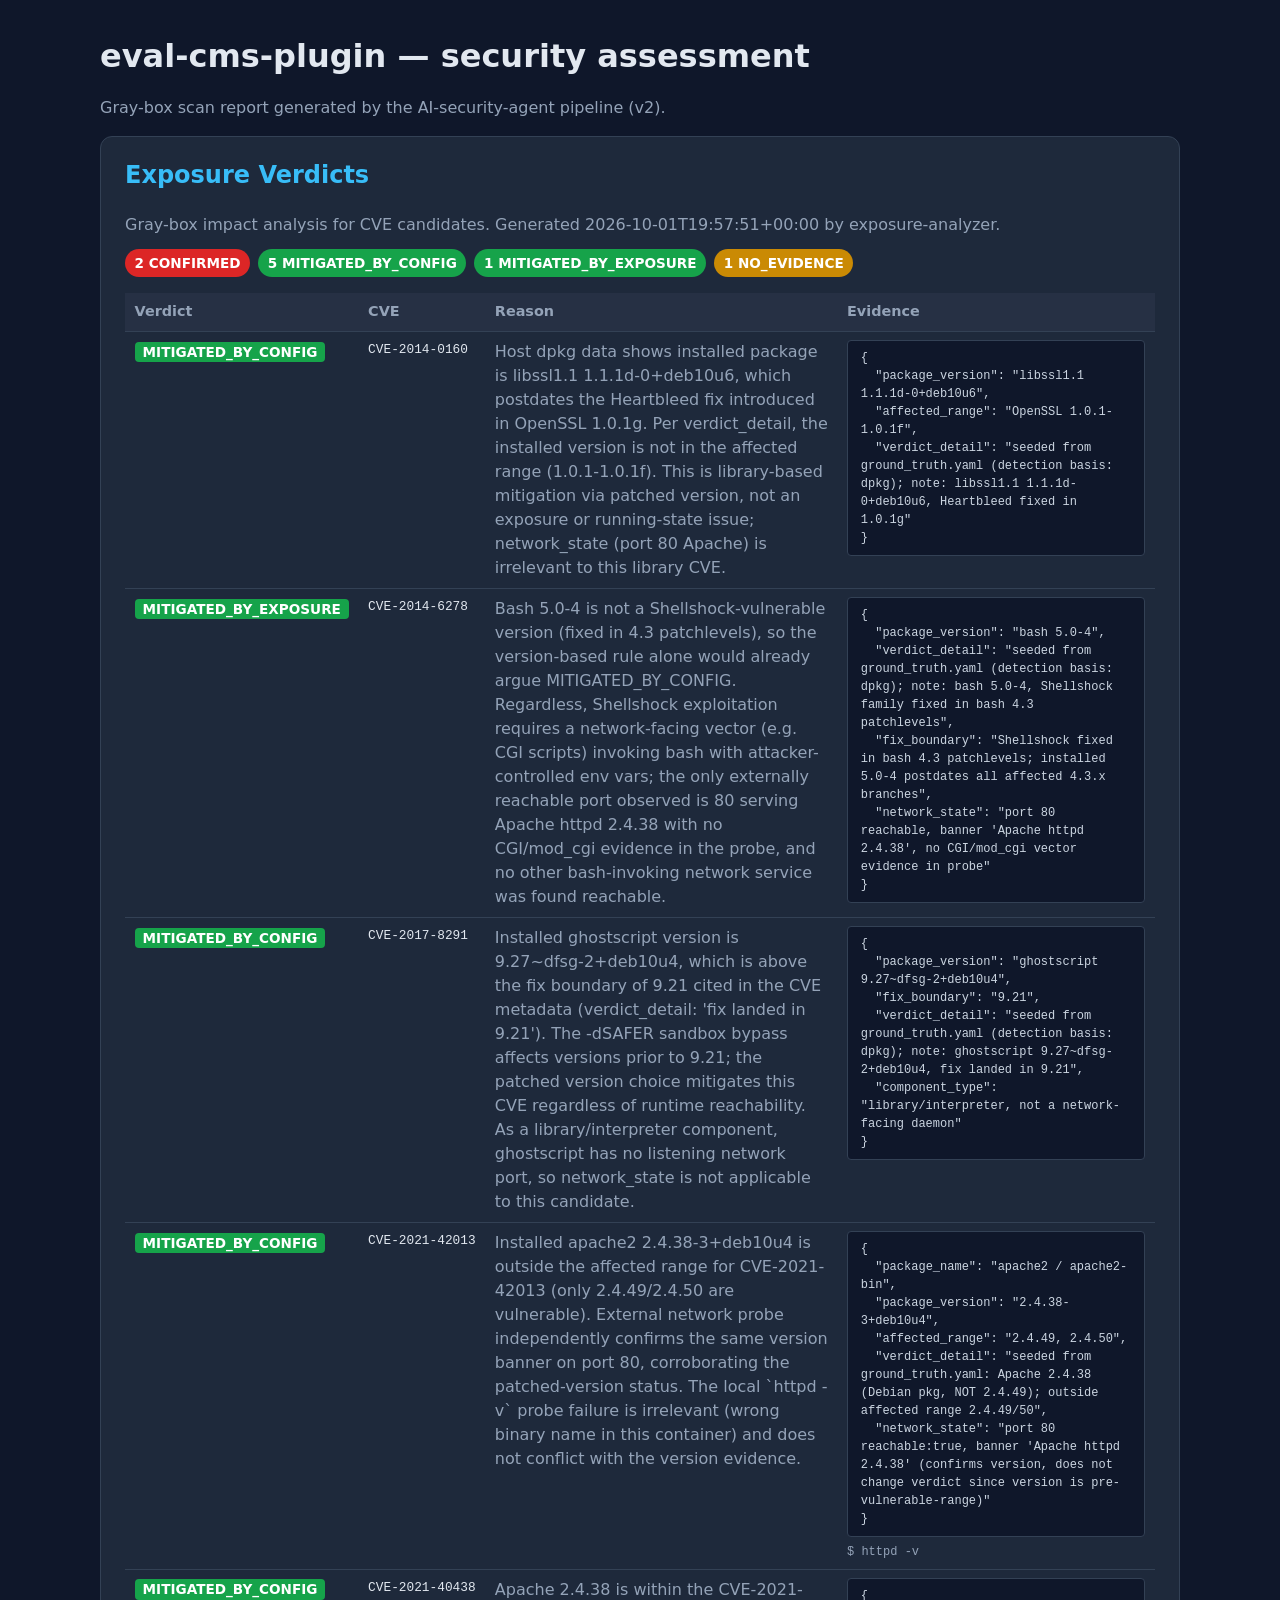
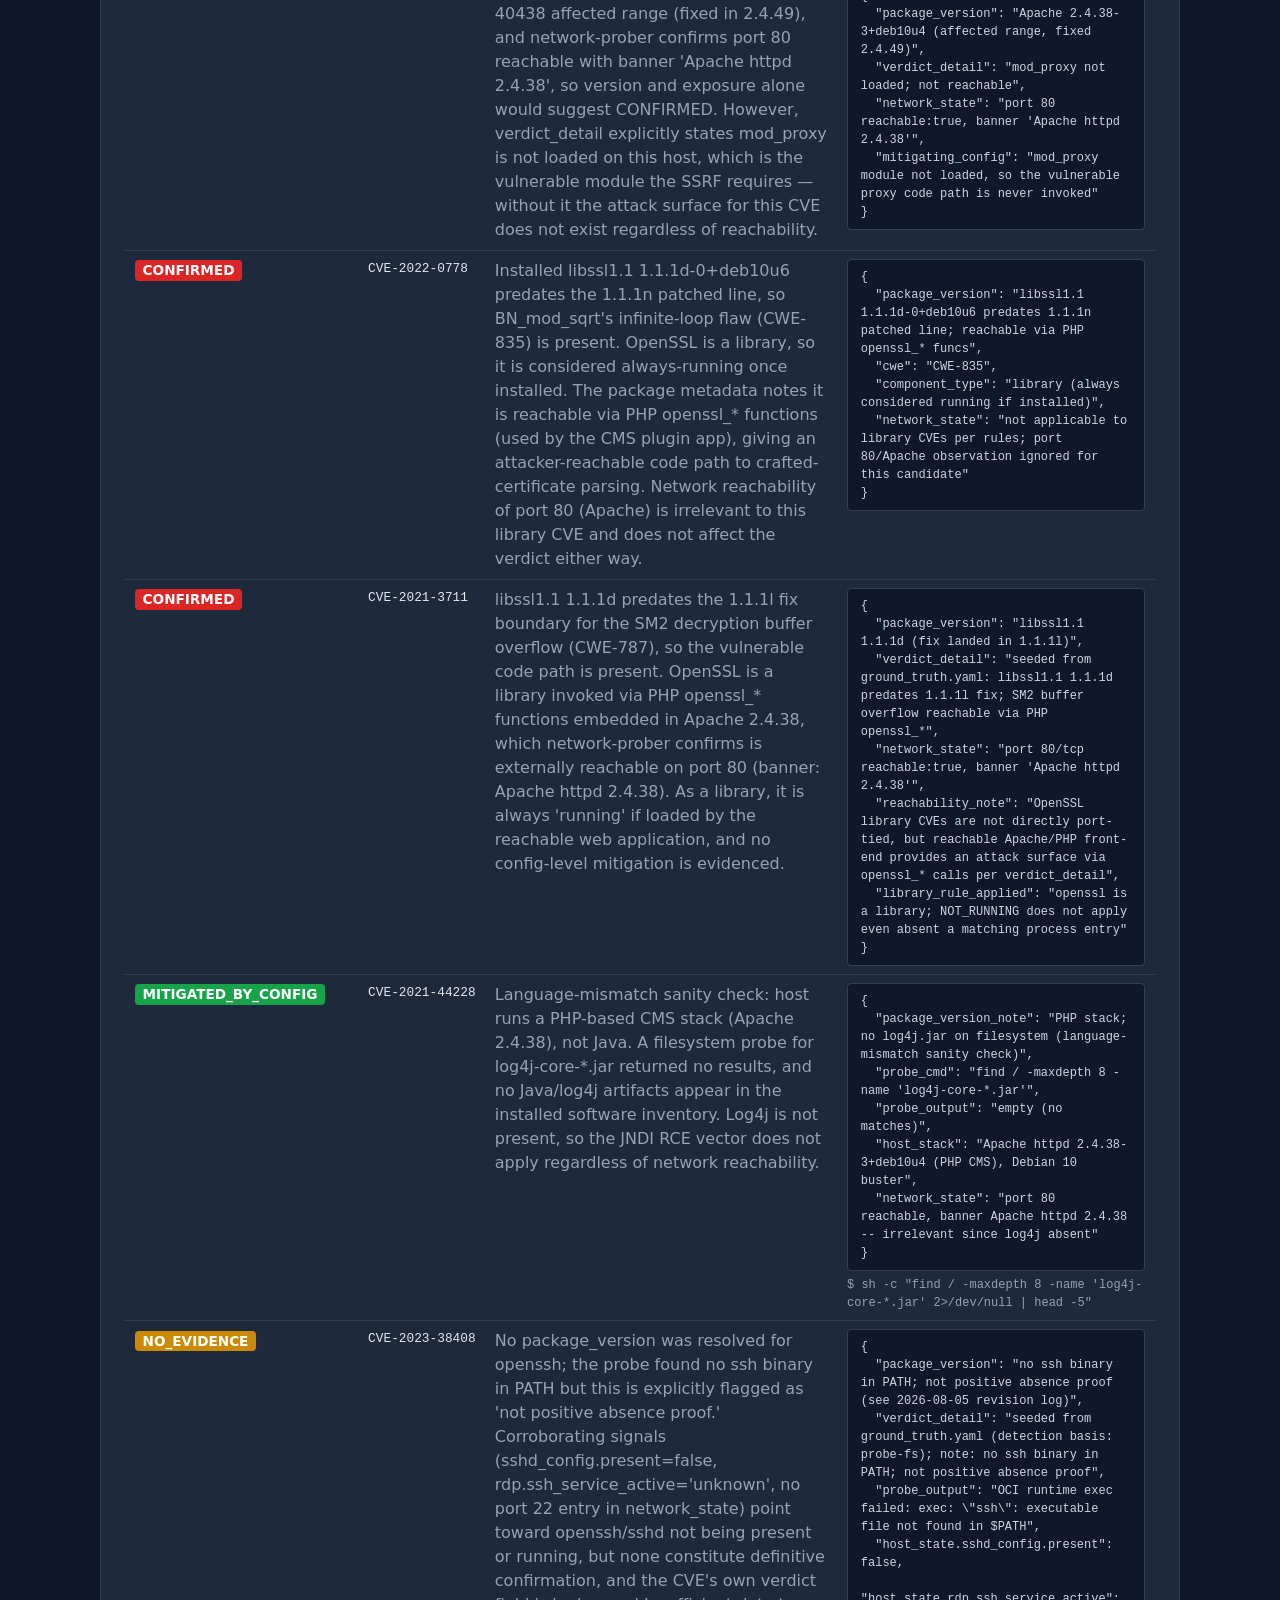
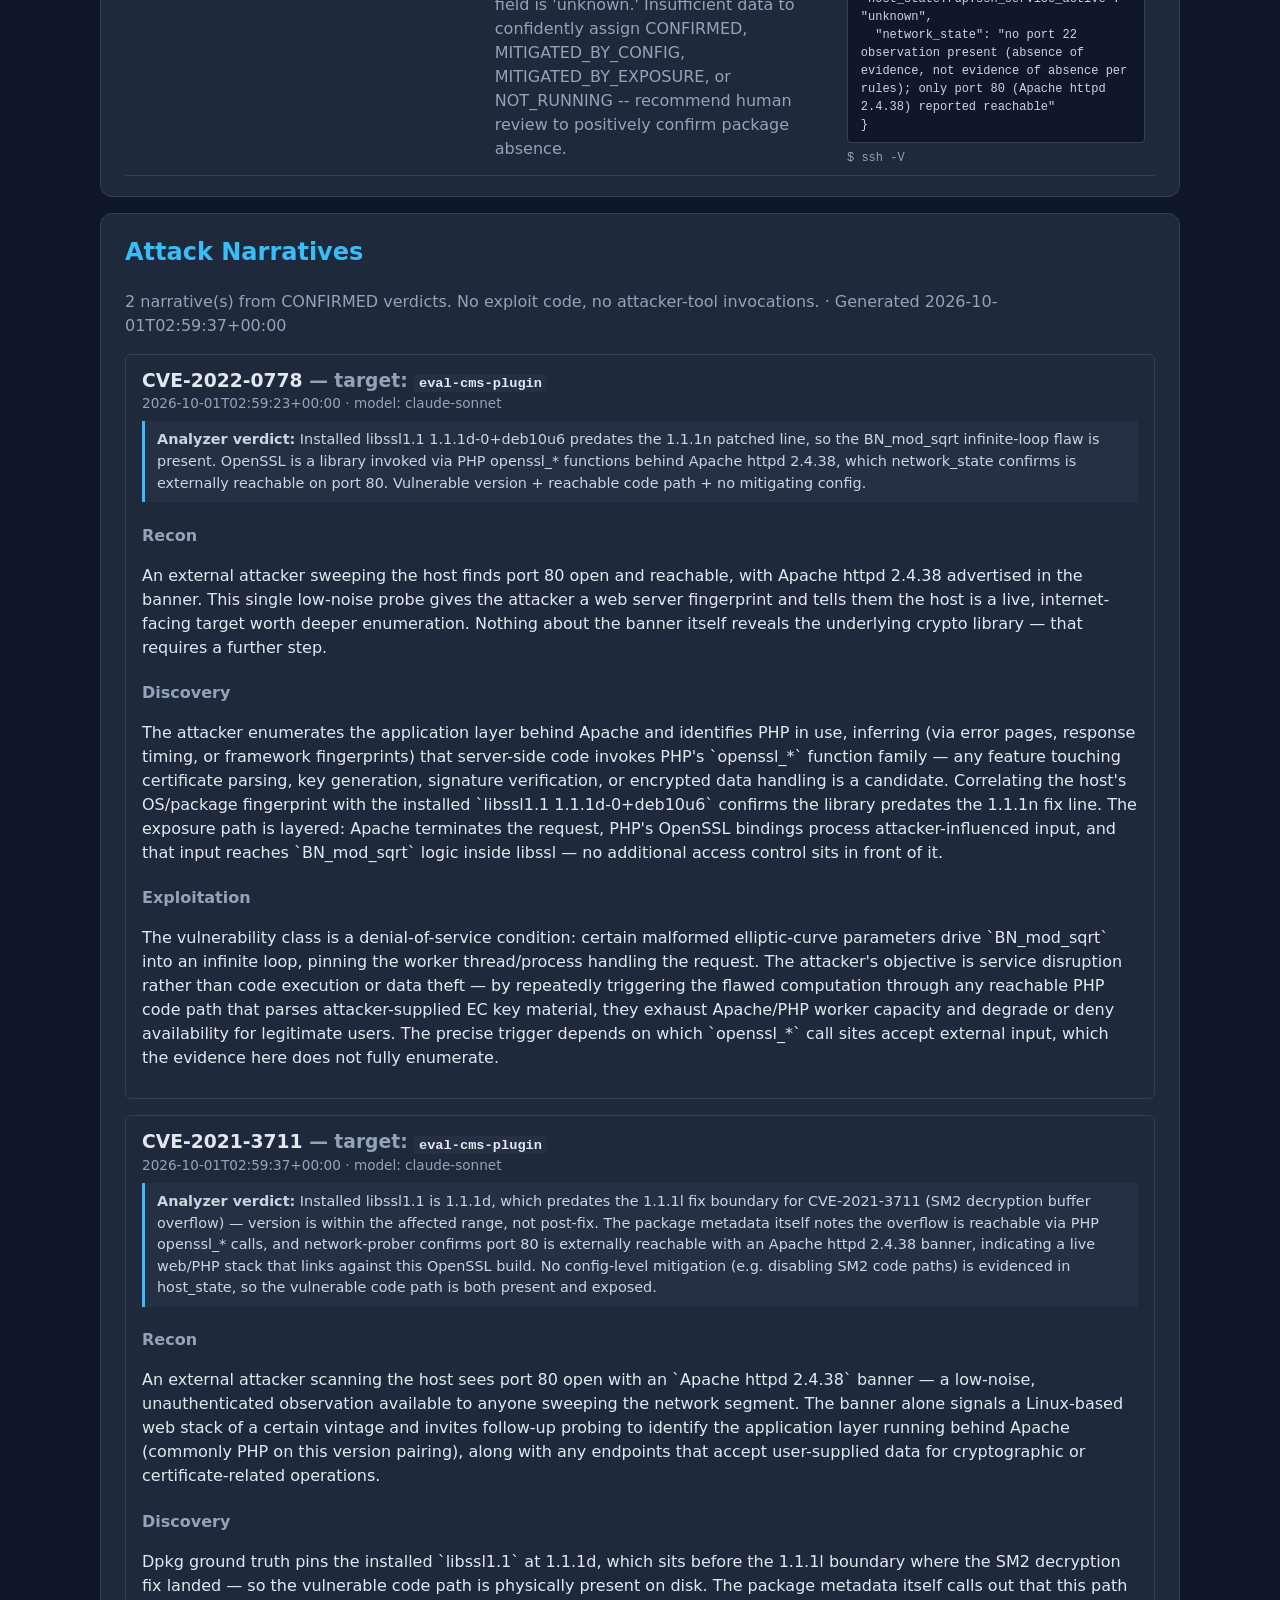
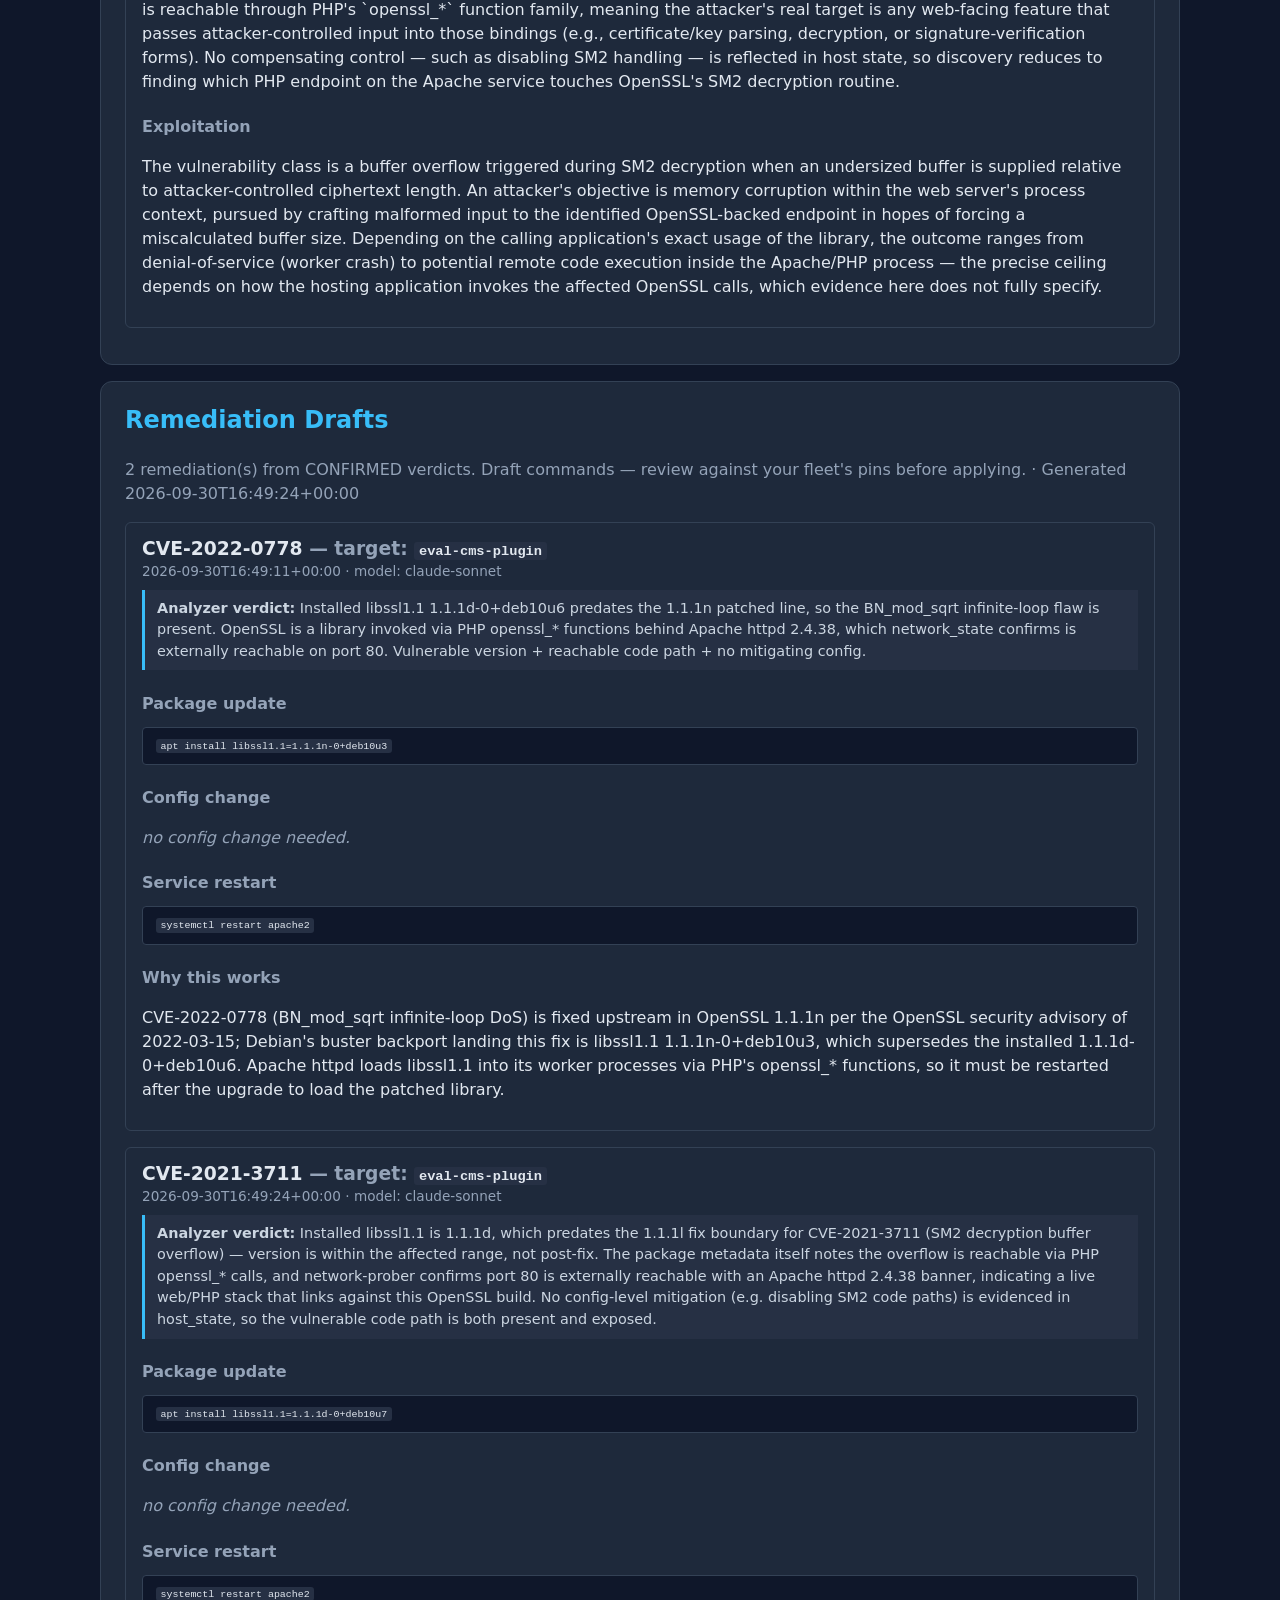
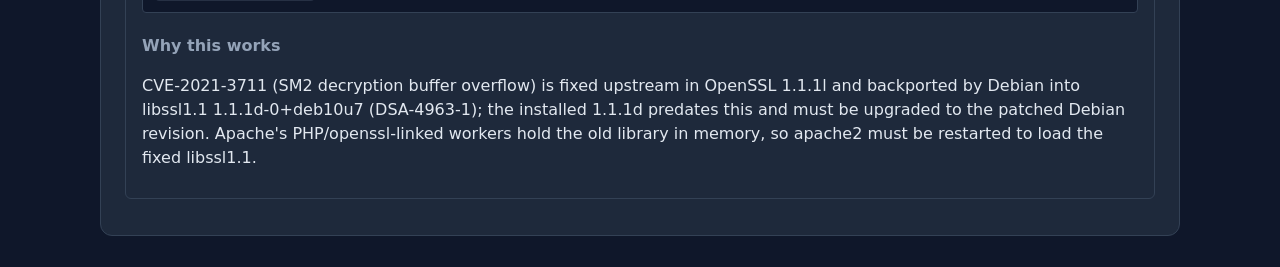
<file: eval-lab/reports/eval-cms-plugin/report.html>
<!DOCTYPE html>
<html lang="en"><head><meta charset="utf-8"><title>eval-cms-plugin — security assessment</title>
<style>
:root{--bg:#0f172a;--surface:#1e293b;--surface2:#263044;--border:#334155;--text:#e2e8f0;--muted:#94a3b8;--accent:#38bdf8;}
body{font-family:'Segoe UI',system-ui,-apple-system,sans-serif;max-width:1080px;margin:2rem auto;padding:0 1.5rem;color:var(--text);background:var(--bg);line-height:1.5;}
h1{margin:0 0 0.25rem;color:var(--text);}h2{margin-top:0;color:var(--accent);}
h3{margin-bottom:0.25rem;color:var(--text);}h4{margin-bottom:0.25rem;color:var(--muted);}
.muted{color:var(--muted);}
.card{background:var(--surface);border:1px solid var(--border);border-radius:12px;padding:1.25rem 1.5rem;margin:1rem 0;}
.sev-counts{display:flex;gap:0.5rem;flex-wrap:wrap;margin:0.5rem 0 1rem;}
.sev-pill{padding:0.25rem 0.6rem;border-radius:999px;font-size:0.85em;font-weight:600;}
.sev-critical{background:#dc2626;color:#fff;}.sev-medium{background:#ca8a04;color:#fff;}
.sev-low{background:#16a34a;color:#fff;}.sev-info{background:#2563eb;color:#fff;}
.badge{padding:0.15rem 0.5rem;border-radius:4px;font-size:0.85em;font-weight:600;}
table{border-collapse:collapse;width:100%;}th,td{text-align:left;padding:0.5rem 0.6rem;vertical-align:top;border-bottom:1px solid var(--border);}
th{background:var(--surface2);color:var(--muted);font-size:0.9em;}
code{background:var(--surface2);color:var(--text);padding:0.1rem 0.3rem;border-radius:3px;font-size:0.9em;}
pre{background:var(--bg);color:var(--text);border:1px solid var(--border);border-radius:4px;padding:0.5rem 0.8rem;overflow-x:auto;}
</style></head><body>
<h1>eval-cms-plugin — security assessment</h1>
<p class="muted">Gray-box scan report generated by the AI-security-agent pipeline (v2).</p>






<!-- exposure-analyzer:verdicts -->
  <div class="card">
    <h2>Exposure Verdicts</h2>
    <p class="muted" style="margin-bottom:0.75rem;">
      Gray-box impact analysis for CVE candidates. Generated 2026-10-01T19:57:51+00:00
      by exposure-analyzer.
    </p>
    <div class="sev-counts">
      <div class="sev-pill sev-critical">2 CONFIRMED</div>
      <div class="sev-pill sev-low">5 MITIGATED_BY_CONFIG</div>
      <div class="sev-pill sev-low">1 MITIGATED_BY_EXPOSURE</div>
      <div class="sev-pill sev-medium">1 NO_EVIDENCE</div>
    </div>
    <table>
      <thead>
        <tr>
          <th>Verdict</th><th>CVE</th><th>Reason</th><th>Evidence</th>
        </tr>
      </thead>
      <tbody>
        <tr><td><span class="badge sev-low">MITIGATED_BY_CONFIG</span></td><td style="white-space:nowrap; font-family:monospace; font-size:0.8rem;">CVE-2014-0160</td><td class="muted">Host dpkg data shows installed package is libssl1.1 1.1.1d-0+deb10u6, which postdates the Heartbleed fix introduced in OpenSSL 1.0.1g. Per verdict_detail, the installed version is not in the affected range (1.0.1-1.0.1f). This is library-based mitigation via patched version, not an exposure or running-state issue; network_state (port 80 Apache) is irrelevant to this library CVE.</td><td><pre style="margin:0; font-size:0.75rem; color:#cbd5e1; white-space:pre-wrap;">{
  &quot;package_version&quot;: &quot;libssl1.1 1.1.1d-0+deb10u6&quot;,
  &quot;affected_range&quot;: &quot;OpenSSL 1.0.1-1.0.1f&quot;,
  &quot;verdict_detail&quot;: &quot;seeded from ground_truth.yaml (detection basis: dpkg); note: libssl1.1 1.1.1d-0+deb10u6, Heartbleed fixed in 1.0.1g&quot;
}</pre></td></tr>
        <tr><td><span class="badge sev-low">MITIGATED_BY_EXPOSURE</span></td><td style="white-space:nowrap; font-family:monospace; font-size:0.8rem;">CVE-2014-6278</td><td class="muted">Bash 5.0-4 is not a Shellshock-vulnerable version (fixed in 4.3 patchlevels), so the version-based rule alone would already argue MITIGATED_BY_CONFIG. Regardless, Shellshock exploitation requires a network-facing vector (e.g. CGI scripts) invoking bash with attacker-controlled env vars; the only externally reachable port observed is 80 serving Apache httpd 2.4.38 with no CGI/mod_cgi evidence in the probe, and no other bash-invoking network service was found reachable.</td><td><pre style="margin:0; font-size:0.75rem; color:#cbd5e1; white-space:pre-wrap;">{
  &quot;package_version&quot;: &quot;bash 5.0-4&quot;,
  &quot;verdict_detail&quot;: &quot;seeded from ground_truth.yaml (detection basis: dpkg); note: bash 5.0-4, Shellshock family fixed in bash 4.3 patchlevels&quot;,
  &quot;fix_boundary&quot;: &quot;Shellshock fixed in bash 4.3 patchlevels; installed 5.0-4 postdates all affected 4.3.x branches&quot;,
  &quot;network_state&quot;: &quot;port 80 reachable, banner &#x27;Apache httpd 2.4.38&#x27;, no CGI/mod_cgi vector evidence in probe&quot;
}</pre></td></tr>
        <tr><td><span class="badge sev-low">MITIGATED_BY_CONFIG</span></td><td style="white-space:nowrap; font-family:monospace; font-size:0.8rem;">CVE-2017-8291</td><td class="muted">Installed ghostscript version is 9.27~dfsg-2+deb10u4, which is above the fix boundary of 9.21 cited in the CVE metadata (verdict_detail: &#x27;fix landed in 9.21&#x27;). The -dSAFER sandbox bypass affects versions prior to 9.21; the patched version choice mitigates this CVE regardless of runtime reachability. As a library/interpreter component, ghostscript has no listening network port, so network_state is not applicable to this candidate.</td><td><pre style="margin:0; font-size:0.75rem; color:#cbd5e1; white-space:pre-wrap;">{
  &quot;package_version&quot;: &quot;ghostscript 9.27~dfsg-2+deb10u4&quot;,
  &quot;fix_boundary&quot;: &quot;9.21&quot;,
  &quot;verdict_detail&quot;: &quot;seeded from ground_truth.yaml (detection basis: dpkg); note: ghostscript 9.27~dfsg-2+deb10u4, fix landed in 9.21&quot;,
  &quot;component_type&quot;: &quot;library/interpreter, not a network-facing daemon&quot;
}</pre></td></tr>
        <tr><td><span class="badge sev-low">MITIGATED_BY_CONFIG</span></td><td style="white-space:nowrap; font-family:monospace; font-size:0.8rem;">CVE-2021-42013</td><td class="muted">Installed apache2 2.4.38-3+deb10u4 is outside the affected range for CVE-2021-42013 (only 2.4.49/2.4.50 are vulnerable). External network probe independently confirms the same version banner on port 80, corroborating the patched-version status. The local `httpd -v` probe failure is irrelevant (wrong binary name in this container) and does not conflict with the version evidence.</td><td><pre style="margin:0; font-size:0.75rem; color:#cbd5e1; white-space:pre-wrap;">{
  &quot;package_name&quot;: &quot;apache2 / apache2-bin&quot;,
  &quot;package_version&quot;: &quot;2.4.38-3+deb10u4&quot;,
  &quot;affected_range&quot;: &quot;2.4.49, 2.4.50&quot;,
  &quot;verdict_detail&quot;: &quot;seeded from ground_truth.yaml: Apache 2.4.38 (Debian pkg, NOT 2.4.49); outside affected range 2.4.49/50&quot;,
  &quot;network_state&quot;: &quot;port 80 reachable:true, banner &#x27;Apache httpd 2.4.38&#x27; (confirms version, does not change verdict since version is pre-vulnerable-range)&quot;
}</pre><div class="muted" style="font-family:monospace; font-size:0.75rem; margin-top:0.35rem;">$ httpd -v</div></td></tr>
        <tr><td><span class="badge sev-low">MITIGATED_BY_CONFIG</span></td><td style="white-space:nowrap; font-family:monospace; font-size:0.8rem;">CVE-2021-40438</td><td class="muted">Apache 2.4.38 is within the CVE-2021-40438 affected range (fixed in 2.4.49), and network-prober confirms port 80 reachable with banner &#x27;Apache httpd 2.4.38&#x27;, so version and exposure alone would suggest CONFIRMED. However, verdict_detail explicitly states mod_proxy is not loaded on this host, which is the vulnerable module the SSRF requires — without it the attack surface for this CVE does not exist regardless of reachability.</td><td><pre style="margin:0; font-size:0.75rem; color:#cbd5e1; white-space:pre-wrap;">{
  &quot;package_version&quot;: &quot;Apache 2.4.38-3+deb10u4 (affected range, fixed 2.4.49)&quot;,
  &quot;verdict_detail&quot;: &quot;mod_proxy not loaded; not reachable&quot;,
  &quot;network_state&quot;: &quot;port 80 reachable:true, banner &#x27;Apache httpd 2.4.38&#x27;&quot;,
  &quot;mitigating_config&quot;: &quot;mod_proxy module not loaded, so the vulnerable proxy code path is never invoked&quot;
}</pre></td></tr>
        <tr><td><span class="badge sev-critical">CONFIRMED</span></td><td style="white-space:nowrap; font-family:monospace; font-size:0.8rem;">CVE-2022-0778</td><td class="muted">Installed libssl1.1 1.1.1d-0+deb10u6 predates the 1.1.1n patched line, so BN_mod_sqrt&#x27;s infinite-loop flaw (CWE-835) is present. OpenSSL is a library, so it is considered always-running once installed. The package metadata notes it is reachable via PHP openssl_* functions (used by the CMS plugin app), giving an attacker-reachable code path to crafted-certificate parsing. Network reachability of port 80 (Apache) is irrelevant to this library CVE and does not affect the verdict either way.</td><td><pre style="margin:0; font-size:0.75rem; color:#cbd5e1; white-space:pre-wrap;">{
  &quot;package_version&quot;: &quot;libssl1.1 1.1.1d-0+deb10u6 predates 1.1.1n patched line; reachable via PHP openssl_* funcs&quot;,
  &quot;cwe&quot;: &quot;CWE-835&quot;,
  &quot;component_type&quot;: &quot;library (always considered running if installed)&quot;,
  &quot;network_state&quot;: &quot;not applicable to library CVEs per rules; port 80/Apache observation ignored for this candidate&quot;
}</pre></td></tr>
        <tr><td><span class="badge sev-critical">CONFIRMED</span></td><td style="white-space:nowrap; font-family:monospace; font-size:0.8rem;">CVE-2021-3711</td><td class="muted">libssl1.1 1.1.1d predates the 1.1.1l fix boundary for the SM2 decryption buffer overflow (CWE-787), so the vulnerable code path is present. OpenSSL is a library invoked via PHP openssl_* functions embedded in Apache 2.4.38, which network-prober confirms is externally reachable on port 80 (banner: Apache httpd 2.4.38). As a library, it is always &#x27;running&#x27; if loaded by the reachable web application, and no config-level mitigation is evidenced.</td><td><pre style="margin:0; font-size:0.75rem; color:#cbd5e1; white-space:pre-wrap;">{
  &quot;package_version&quot;: &quot;libssl1.1 1.1.1d (fix landed in 1.1.1l)&quot;,
  &quot;verdict_detail&quot;: &quot;seeded from ground_truth.yaml: libssl1.1 1.1.1d predates 1.1.1l fix; SM2 buffer overflow reachable via PHP openssl_*&quot;,
  &quot;network_state&quot;: &quot;port 80/tcp reachable:true, banner &#x27;Apache httpd 2.4.38&#x27;&quot;,
  &quot;reachability_note&quot;: &quot;OpenSSL library CVEs are not directly port-tied, but reachable Apache/PHP front-end provides an attack surface via openssl_* calls per verdict_detail&quot;,
  &quot;library_rule_applied&quot;: &quot;openssl is a library; NOT_RUNNING does not apply even absent a matching process entry&quot;
}</pre></td></tr>
        <tr><td><span class="badge sev-low">MITIGATED_BY_CONFIG</span></td><td style="white-space:nowrap; font-family:monospace; font-size:0.8rem;">CVE-2021-44228</td><td class="muted">Language-mismatch sanity check: host runs a PHP-based CMS stack (Apache 2.4.38), not Java. A filesystem probe for log4j-core-*.jar returned no results, and no Java/log4j artifacts appear in the installed software inventory. Log4j is not present, so the JNDI RCE vector does not apply regardless of network reachability.</td><td><pre style="margin:0; font-size:0.75rem; color:#cbd5e1; white-space:pre-wrap;">{
  &quot;package_version_note&quot;: &quot;PHP stack; no log4j.jar on filesystem (language-mismatch sanity check)&quot;,
  &quot;probe_cmd&quot;: &quot;find / -maxdepth 8 -name &#x27;log4j-core-*.jar&#x27;&quot;,
  &quot;probe_output&quot;: &quot;empty (no matches)&quot;,
  &quot;host_stack&quot;: &quot;Apache httpd 2.4.38-3+deb10u4 (PHP CMS), Debian 10 buster&quot;,
  &quot;network_state&quot;: &quot;port 80 reachable, banner Apache httpd 2.4.38 -- irrelevant since log4j absent&quot;
}</pre><div class="muted" style="font-family:monospace; font-size:0.75rem; margin-top:0.35rem;">$ sh -c &quot;find / -maxdepth 8 -name &#x27;log4j-core-*.jar&#x27; 2&gt;/dev/null | head -5&quot;</div></td></tr>
        <tr><td><span class="badge sev-medium">NO_EVIDENCE</span></td><td style="white-space:nowrap; font-family:monospace; font-size:0.8rem;">CVE-2023-38408</td><td class="muted">No package_version was resolved for openssh; the probe found no ssh binary in PATH but this is explicitly flagged as &#x27;not positive absence proof.&#x27; Corroborating signals (sshd_config.present=false, rdp.ssh_service_active=&#x27;unknown&#x27;, no port 22 entry in network_state) point toward openssh/sshd not being present or running, but none constitute definitive confirmation, and the CVE&#x27;s own verdict field is &#x27;unknown.&#x27; Insufficient data to confidently assign CONFIRMED, MITIGATED_BY_CONFIG, MITIGATED_BY_EXPOSURE, or NOT_RUNNING -- recommend human review to positively confirm package absence.</td><td><pre style="margin:0; font-size:0.75rem; color:#cbd5e1; white-space:pre-wrap;">{
  &quot;package_version&quot;: &quot;no ssh binary in PATH; not positive absence proof (see 2026-08-05 revision log)&quot;,
  &quot;verdict_detail&quot;: &quot;seeded from ground_truth.yaml (detection basis: probe-fs); note: no ssh binary in PATH; not positive absence proof&quot;,
  &quot;probe_output&quot;: &quot;OCI runtime exec failed: exec: \&quot;ssh\&quot;: executable file not found in $PATH&quot;,
  &quot;host_state.sshd_config.present&quot;: false,
  &quot;host_state.rdp.ssh_service_active&quot;: &quot;unknown&quot;,
  &quot;network_state&quot;: &quot;no port 22 observation present (absence of evidence, not evidence of absence per rules); only port 80 (Apache httpd 2.4.38) reported reachable&quot;
}</pre><div class="muted" style="font-family:monospace; font-size:0.75rem; margin-top:0.35rem;">$ ssh -V</div></td></tr>
      </tbody>
    </table>
  </div>
<!-- exposure-analyzer:verdicts end -->
<!-- exposure-analyzer:attack-narratives -->
  <div class="card">
    <h2>Attack Narratives</h2>
    <p class="muted" style="margin-bottom:0.75rem;">2 narrative(s) from CONFIRMED verdicts. No exploit code, no attacker-tool invocations. · Generated 2026-10-01T02:59:37+00:00</p>
    <div style="margin:1rem 0;padding:0.75rem 1rem;border:1px solid #334155;border-radius:6px;background:#1e293b;">
      <h3 style="margin-top:0;">CVE-2022-0778 <span class="muted">— target: <code>eval-cms-plugin</code></span></h3>
      <div class="muted" style="font-size:0.85em;margin-top:-0.35rem;margin-bottom:0.35rem;">2026-10-01T02:59:23+00:00 · model: claude-sonnet</div>
      <blockquote style="margin:0.5rem 0;padding:0.5rem 0.75rem;border-left:3px solid #38bdf8;background:#263044;font-size:0.9em;color:#cbd5e1;"><strong>Analyzer verdict:</strong> Installed libssl1.1 1.1.1d-0+deb10u6 predates the 1.1.1n patched line, so the BN_mod_sqrt infinite-loop flaw is present. OpenSSL is a library invoked via PHP openssl_* functions behind Apache httpd 2.4.38, which network_state confirms is externally reachable on port 80. Vulnerable version + reachable code path + no mitigating config.</blockquote>
      <h4 style="margin-bottom:0.25rem;">Recon</h4>
      <p>An external attacker sweeping the host finds port 80 open and reachable, with Apache httpd 2.4.38 advertised in the banner. This single low-noise probe gives the attacker a web server fingerprint and tells them the host is a live, internet-facing target worth deeper enumeration. Nothing about the banner itself reveals the underlying crypto library — that requires a further step.</p>
      <h4 style="margin-bottom:0.25rem;">Discovery</h4>
      <p>The attacker enumerates the application layer behind Apache and identifies PHP in use, inferring (via error pages, response timing, or framework fingerprints) that server-side code invokes PHP&#x27;s `openssl_*` function family — any feature touching certificate parsing, key generation, signature verification, or encrypted data handling is a candidate. Correlating the host&#x27;s OS/package fingerprint with the installed `libssl1.1 1.1.1d-0+deb10u6` confirms the library predates the 1.1.1n fix line. The exposure path is layered: Apache terminates the request, PHP&#x27;s OpenSSL bindings process attacker-influenced input, and that input reaches `BN_mod_sqrt` logic inside libssl — no additional access control sits in front of it.</p>
      <h4 style="margin-bottom:0.25rem;">Exploitation</h4>
      <p>The vulnerability class is a denial-of-service condition: certain malformed elliptic-curve parameters drive `BN_mod_sqrt` into an infinite loop, pinning the worker thread/process handling the request. The attacker&#x27;s objective is service disruption rather than code execution or data theft — by repeatedly triggering the flawed computation through any reachable PHP code path that parses attacker-supplied EC key material, they exhaust Apache/PHP worker capacity and degrade or deny availability for legitimate users. The precise trigger depends on which `openssl_*` call sites accept external input, which the evidence here does not fully enumerate.</p>
    </div>
    <div style="margin:1rem 0;padding:0.75rem 1rem;border:1px solid #334155;border-radius:6px;background:#1e293b;">
      <h3 style="margin-top:0;">CVE-2021-3711 <span class="muted">— target: <code>eval-cms-plugin</code></span></h3>
      <div class="muted" style="font-size:0.85em;margin-top:-0.35rem;margin-bottom:0.35rem;">2026-10-01T02:59:37+00:00 · model: claude-sonnet</div>
      <blockquote style="margin:0.5rem 0;padding:0.5rem 0.75rem;border-left:3px solid #38bdf8;background:#263044;font-size:0.9em;color:#cbd5e1;"><strong>Analyzer verdict:</strong> Installed libssl1.1 is 1.1.1d, which predates the 1.1.1l fix boundary for CVE-2021-3711 (SM2 decryption buffer overflow) — version is within the affected range, not post-fix. The package metadata itself notes the overflow is reachable via PHP openssl_* calls, and network-prober confirms port 80 is externally reachable with an Apache httpd 2.4.38 banner, indicating a live web/PHP stack that links against this OpenSSL build. No config-level mitigation (e.g. disabling SM2 code paths) is evidenced in host_state, so the vulnerable code path is both present and exposed.</blockquote>
      <h4 style="margin-bottom:0.25rem;">Recon</h4>
      <p>An external attacker scanning the host sees port 80 open with an `Apache httpd 2.4.38` banner — a low-noise, unauthenticated observation available to anyone sweeping the network segment. The banner alone signals a Linux-based web stack of a certain vintage and invites follow-up probing to identify the application layer running behind Apache (commonly PHP on this version pairing), along with any endpoints that accept user-supplied data for cryptographic or certificate-related operations.</p>
      <h4 style="margin-bottom:0.25rem;">Discovery</h4>
      <p>Dpkg ground truth pins the installed `libssl1.1` at 1.1.1d, which sits before the 1.1.1l boundary where the SM2 decryption fix landed — so the vulnerable code path is physically present on disk. The package metadata itself calls out that this path is reachable through PHP&#x27;s `openssl_*` function family, meaning the attacker&#x27;s real target is any web-facing feature that passes attacker-controlled input into those bindings (e.g., certificate/key parsing, decryption, or signature-verification forms). No compensating control — such as disabling SM2 handling — is reflected in host state, so discovery reduces to finding which PHP endpoint on the Apache service touches OpenSSL&#x27;s SM2 decryption routine.</p>
      <h4 style="margin-bottom:0.25rem;">Exploitation</h4>
      <p>The vulnerability class is a buffer overflow triggered during SM2 decryption when an undersized buffer is supplied relative to attacker-controlled ciphertext length. An attacker&#x27;s objective is memory corruption within the web server&#x27;s process context, pursued by crafting malformed input to the identified OpenSSL-backed endpoint in hopes of forcing a miscalculated buffer size. Depending on the calling application&#x27;s exact usage of the library, the outcome ranges from denial-of-service (worker crash) to potential remote code execution inside the Apache/PHP process — the precise ceiling depends on how the hosting application invokes the affected OpenSSL calls, which evidence here does not fully specify.</p>
    </div>
  </div>
<!-- exposure-analyzer:attack-narratives end -->
<!-- exposure-analyzer:remediations -->
  <div class="card">
    <h2>Remediation Drafts</h2>
    <p class="muted" style="margin-bottom:0.75rem;">2 remediation(s) from CONFIRMED verdicts. Draft commands — review against your fleet's pins before applying. · Generated 2026-09-30T16:49:24+00:00</p>
    <div style="margin:1rem 0;padding:0.75rem 1rem;border:1px solid #334155;border-radius:6px;background:#1e293b;">
      <h3 style="margin-top:0;">CVE-2022-0778 <span class="muted">— target: <code>eval-cms-plugin</code></span></h3>
      <div class="muted" style="font-size:0.85em;margin-top:-0.35rem;margin-bottom:0.35rem;">2026-09-30T16:49:11+00:00 · model: claude-sonnet</div>
      <blockquote style="margin:0.5rem 0;padding:0.5rem 0.75rem;border-left:3px solid #38bdf8;background:#263044;font-size:0.9em;color:#cbd5e1;"><strong>Analyzer verdict:</strong> Installed libssl1.1 1.1.1d-0+deb10u6 predates the 1.1.1n patched line, so the BN_mod_sqrt infinite-loop flaw is present. OpenSSL is a library invoked via PHP openssl_* functions behind Apache httpd 2.4.38, which network_state confirms is externally reachable on port 80. Vulnerable version + reachable code path + no mitigating config.</blockquote>
      <h4 style="margin-bottom:0.25rem;">Package update</h4>
      <pre style="background:#0f172a;color:#e2e8f0;padding:0.6rem 0.8rem;border-radius:4px;overflow-x:auto;font-size:0.85em;"><code class="language-bash">apt install libssl1.1=1.1.1n-0+deb10u3</code></pre>
      <h4 style="margin-bottom:0.25rem;">Config change</h4>
      <p class="muted" style="font-style:italic;">no config change needed.</p>
      <h4 style="margin-bottom:0.25rem;">Service restart</h4>
      <pre style="background:#0f172a;color:#e2e8f0;padding:0.6rem 0.8rem;border-radius:4px;overflow-x:auto;font-size:0.85em;"><code class="language-bash">systemctl restart apache2</code></pre>
      <h4 style="margin-bottom:0.25rem;">Why this works</h4>
      <p>CVE-2022-0778 (BN_mod_sqrt infinite-loop DoS) is fixed upstream in OpenSSL 1.1.1n per the OpenSSL security advisory of 2022-03-15; Debian&#x27;s buster backport landing this fix is libssl1.1 1.1.1n-0+deb10u3, which supersedes the installed 1.1.1d-0+deb10u6. Apache httpd loads libssl1.1 into its worker processes via PHP&#x27;s openssl_* functions, so it must be restarted after the upgrade to load the patched library.</p>
    </div>
    <div style="margin:1rem 0;padding:0.75rem 1rem;border:1px solid #334155;border-radius:6px;background:#1e293b;">
      <h3 style="margin-top:0;">CVE-2021-3711 <span class="muted">— target: <code>eval-cms-plugin</code></span></h3>
      <div class="muted" style="font-size:0.85em;margin-top:-0.35rem;margin-bottom:0.35rem;">2026-09-30T16:49:24+00:00 · model: claude-sonnet</div>
      <blockquote style="margin:0.5rem 0;padding:0.5rem 0.75rem;border-left:3px solid #38bdf8;background:#263044;font-size:0.9em;color:#cbd5e1;"><strong>Analyzer verdict:</strong> Installed libssl1.1 is 1.1.1d, which predates the 1.1.1l fix boundary for CVE-2021-3711 (SM2 decryption buffer overflow) — version is within the affected range, not post-fix. The package metadata itself notes the overflow is reachable via PHP openssl_* calls, and network-prober confirms port 80 is externally reachable with an Apache httpd 2.4.38 banner, indicating a live web/PHP stack that links against this OpenSSL build. No config-level mitigation (e.g. disabling SM2 code paths) is evidenced in host_state, so the vulnerable code path is both present and exposed.</blockquote>
      <h4 style="margin-bottom:0.25rem;">Package update</h4>
      <pre style="background:#0f172a;color:#e2e8f0;padding:0.6rem 0.8rem;border-radius:4px;overflow-x:auto;font-size:0.85em;"><code class="language-bash">apt install libssl1.1=1.1.1d-0+deb10u7</code></pre>
      <h4 style="margin-bottom:0.25rem;">Config change</h4>
      <p class="muted" style="font-style:italic;">no config change needed.</p>
      <h4 style="margin-bottom:0.25rem;">Service restart</h4>
      <pre style="background:#0f172a;color:#e2e8f0;padding:0.6rem 0.8rem;border-radius:4px;overflow-x:auto;font-size:0.85em;"><code class="language-bash">systemctl restart apache2</code></pre>
      <h4 style="margin-bottom:0.25rem;">Why this works</h4>
      <p>CVE-2021-3711 (SM2 decryption buffer overflow) is fixed upstream in OpenSSL 1.1.1l and backported by Debian into libssl1.1 1.1.1d-0+deb10u7 (DSA-4963-1); the installed 1.1.1d predates this and must be upgraded to the patched Debian revision. Apache&#x27;s PHP/openssl-linked workers hold the old library in memory, so apache2 must be restarted to load the fixed libssl1.1.</p>
    </div>
  </div>
<!-- exposure-analyzer:remediations end -->
</body></html>
</file>
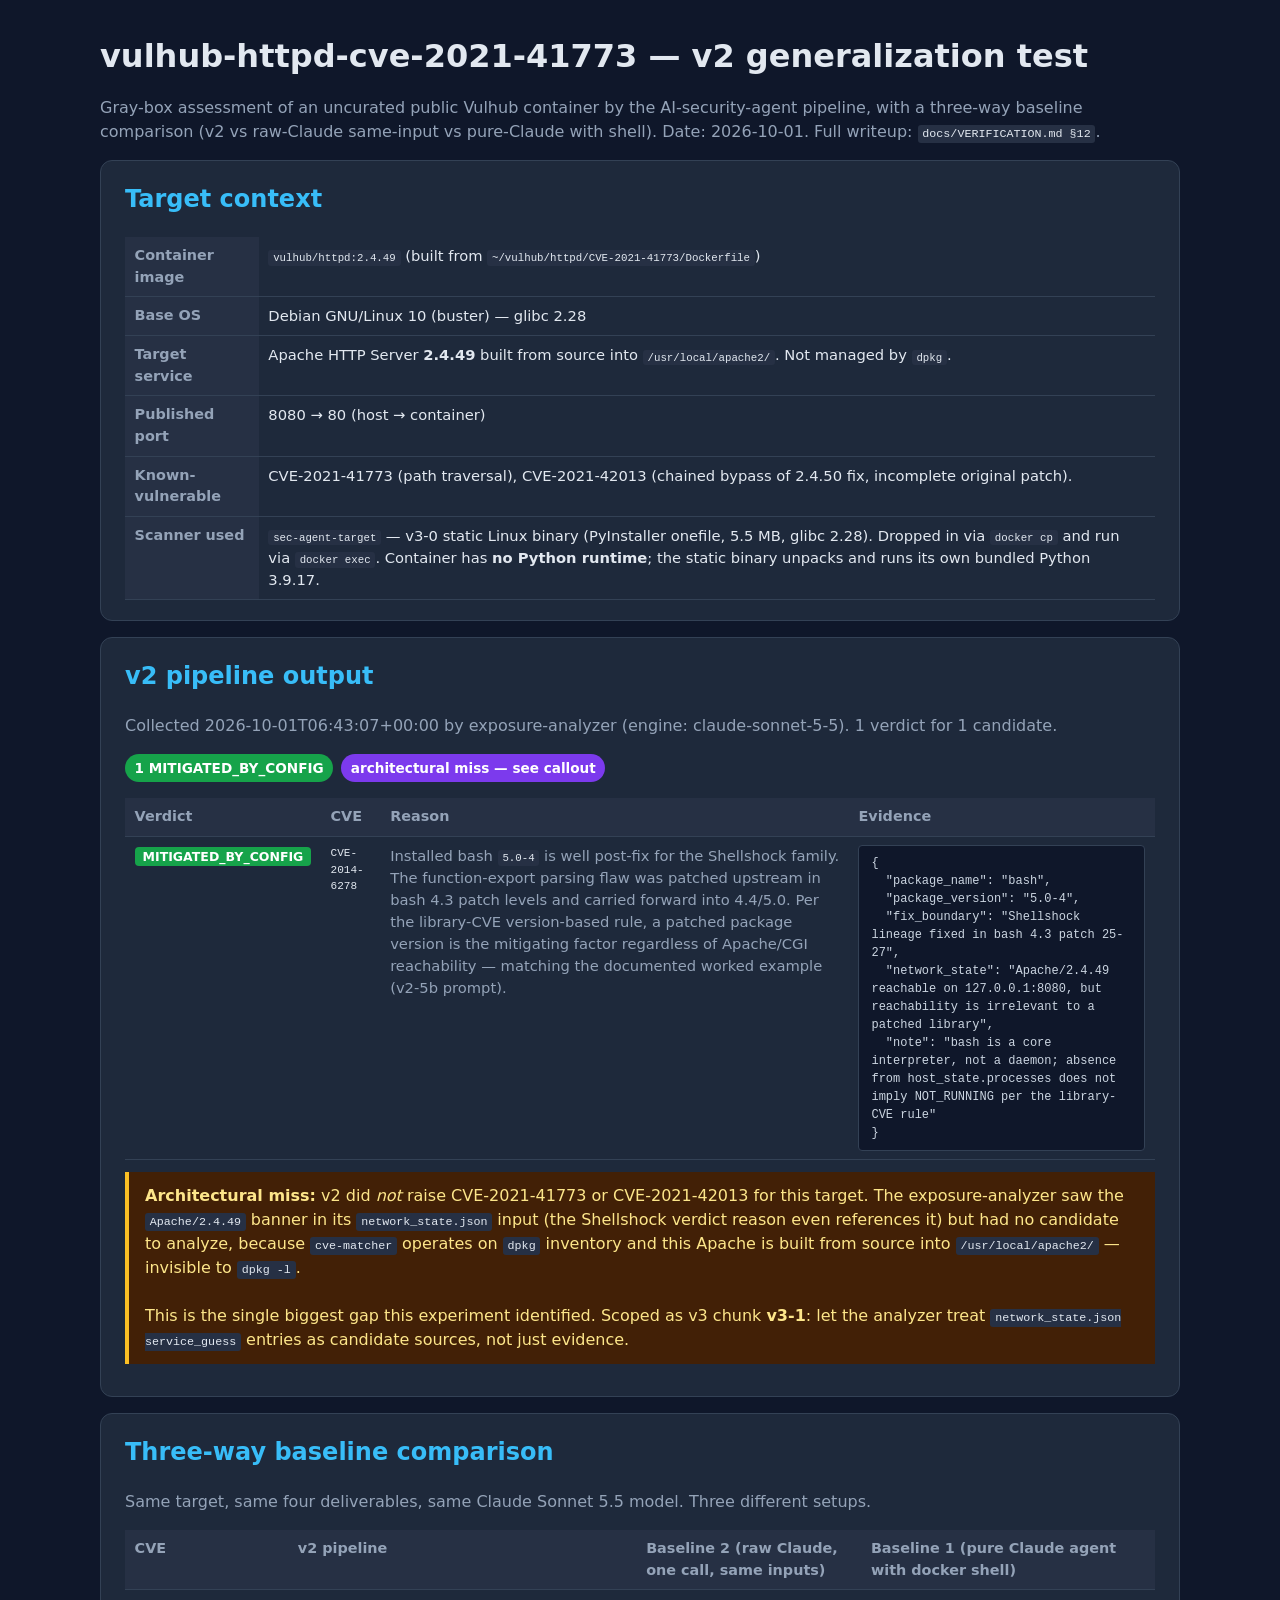
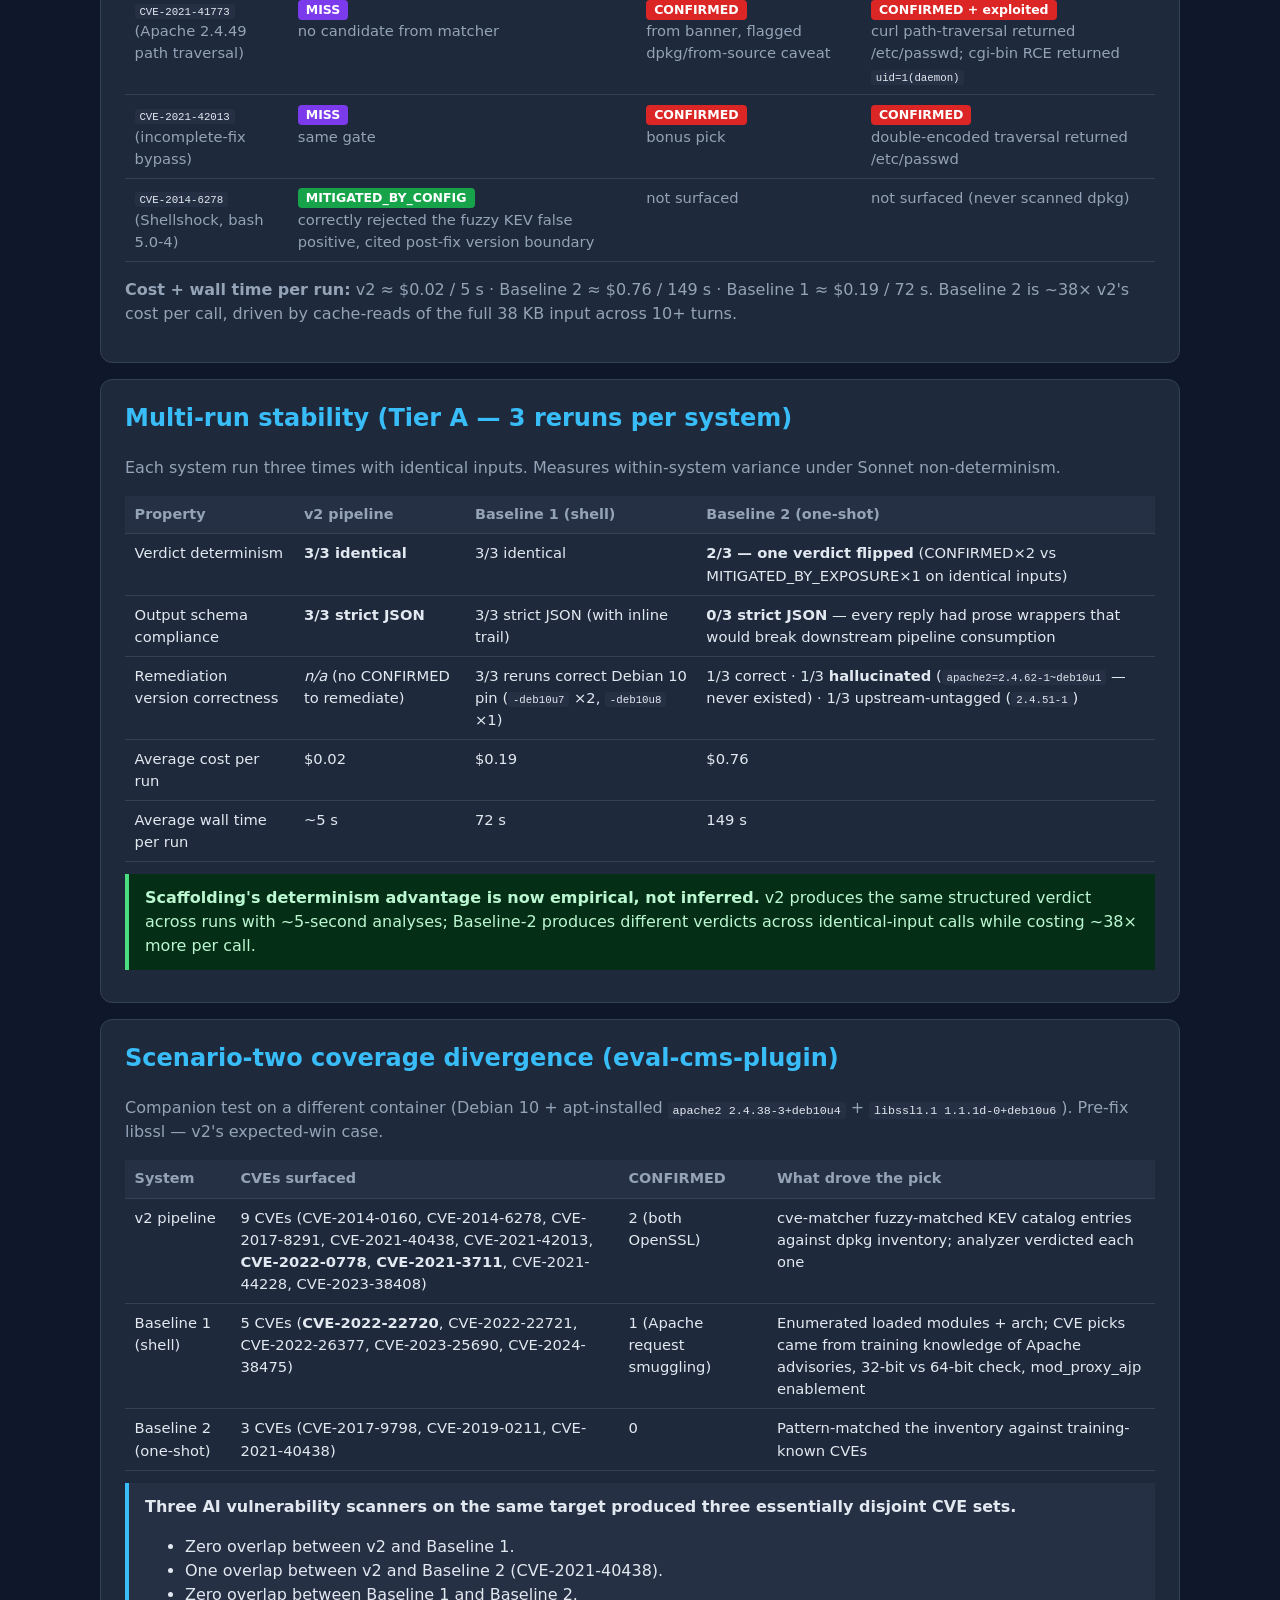
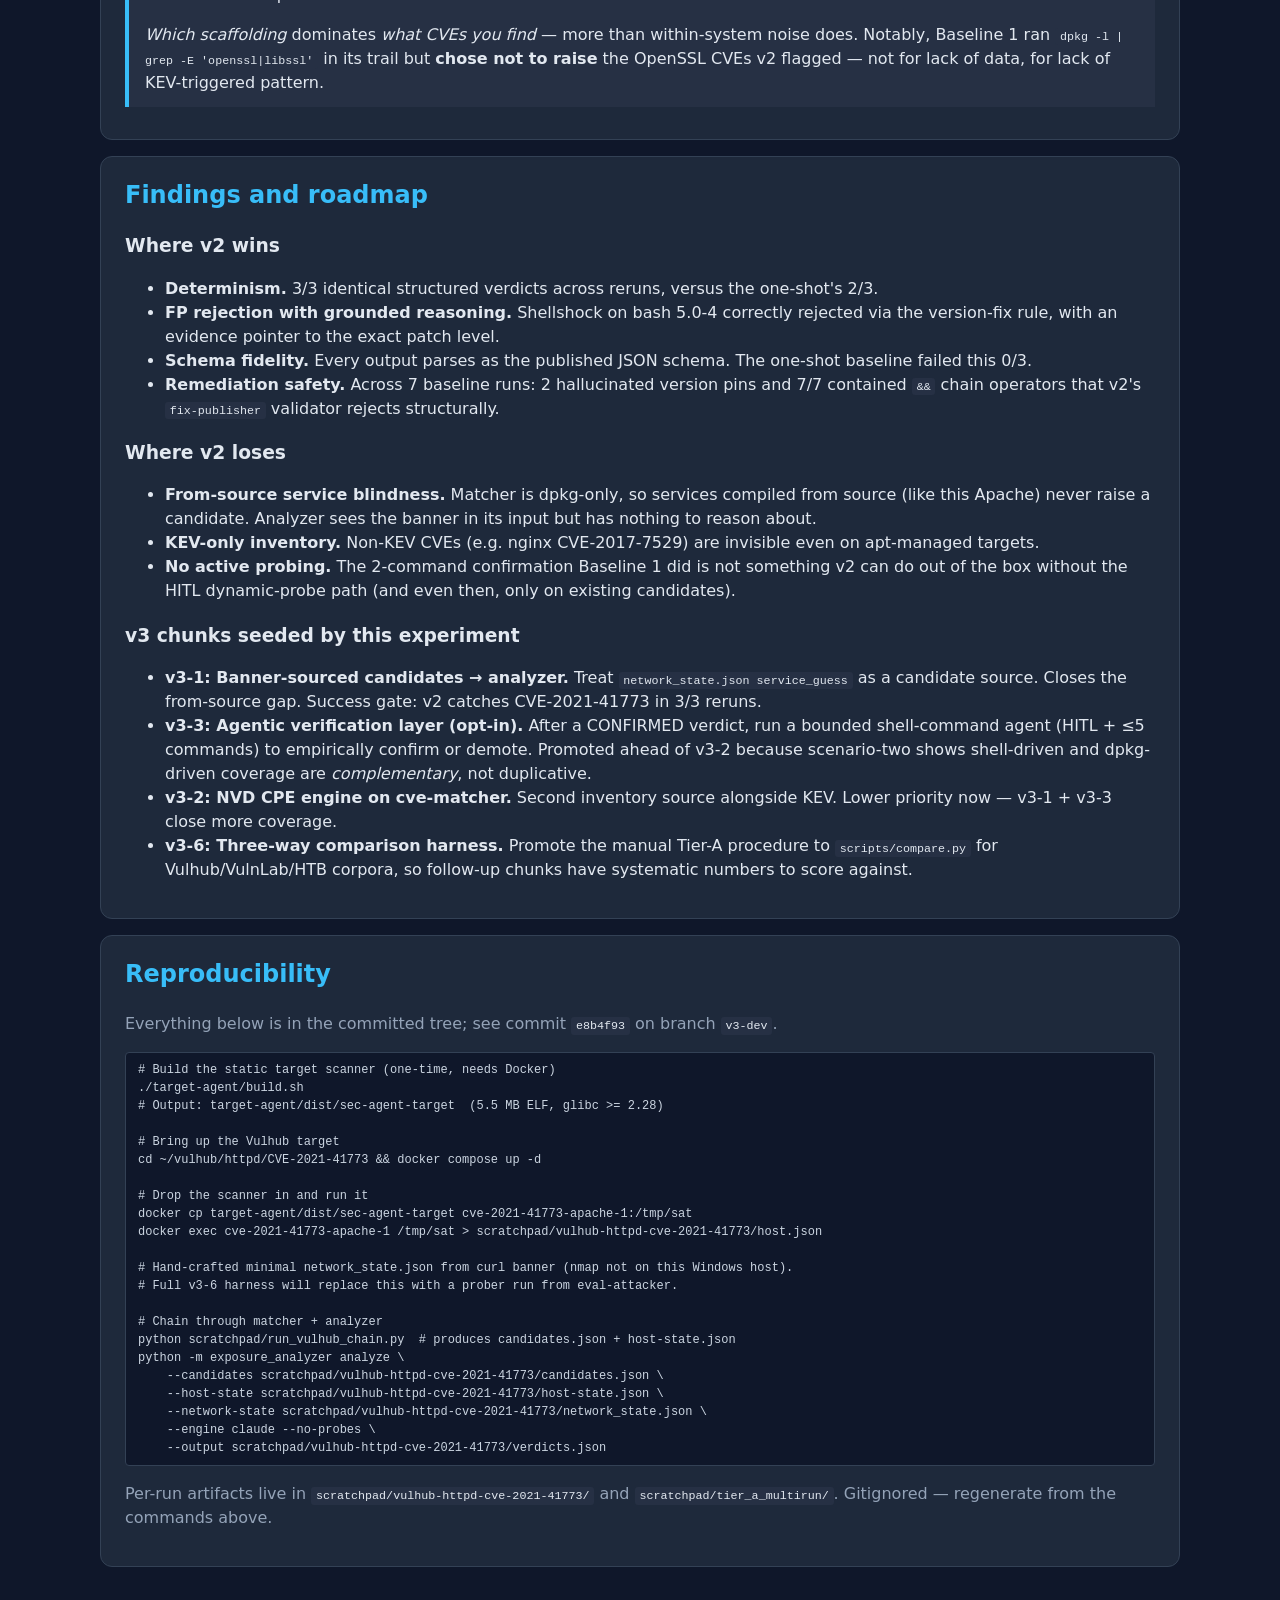
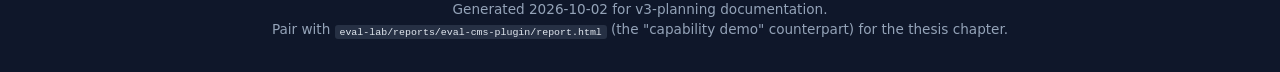
<file: eval-lab/reports/vulhub-httpd-cve-2021-41773/report.html>
<!DOCTYPE html>
<html lang="en"><head><meta charset="utf-8"><title>vulhub-httpd-cve-2021-41773 — v2 generalization test</title>
<style>
:root{--bg:#0f172a;--surface:#1e293b;--surface2:#263044;--border:#334155;--text:#e2e8f0;--muted:#94a3b8;--accent:#38bdf8;}
body{font-family:'Segoe UI',system-ui,-apple-system,sans-serif;max-width:1080px;margin:2rem auto;padding:0 1.5rem;color:var(--text);background:var(--bg);line-height:1.5;}
h1{margin:0 0 0.25rem;color:var(--text);}
h2{margin-top:0;color:var(--accent);}
h3{margin-bottom:0.25rem;color:var(--text);}
h4{margin-bottom:0.25rem;color:var(--muted);}
.muted{color:var(--muted);}
.card{background:var(--surface);border:1px solid var(--border);border-radius:12px;padding:1.25rem 1.5rem;margin:1rem 0;}
.sev-counts{display:flex;gap:0.5rem;flex-wrap:wrap;margin:0.5rem 0 1rem;}
.sev-pill{padding:0.25rem 0.6rem;border-radius:999px;font-size:0.85em;font-weight:600;}
.sev-critical{background:#dc2626;color:#fff;}.sev-medium{background:#ca8a04;color:#fff;}
.sev-low{background:#16a34a;color:#fff;}.sev-info{background:#2563eb;color:#fff;}
.sev-miss{background:#7c3aed;color:#fff;}
.badge{padding:0.15rem 0.5rem;border-radius:4px;font-size:0.85em;font-weight:600;}
table{border-collapse:collapse;width:100%;}th,td{text-align:left;padding:0.5rem 0.6rem;vertical-align:top;border-bottom:1px solid var(--border);font-size:0.92em;}
th{background:var(--surface2);color:var(--muted);font-size:0.9em;}
code{background:var(--surface2);color:var(--text);padding:0.1rem 0.3rem;border-radius:3px;font-size:0.9em;}
pre.evidence{margin:0;font-size:0.75rem;color:#cbd5e1;white-space:pre-wrap;background:var(--bg);padding:0.5rem 0.75rem;border-radius:4px;border:1px solid var(--border);}
.callout{border-left:4px solid var(--accent);background:var(--surface2);padding:0.75rem 1rem;margin:0.75rem 0;color:var(--text);}
.callout-warn{border-left-color:#fbbf24;background:#422006;color:#fde68a;}
.callout-good{border-left-color:#4ade80;background:#052e16;color:#bbf7d0;}
</style></head><body>

<h1>vulhub-httpd-cve-2021-41773 — v2 generalization test</h1>
<p class="muted">Gray-box assessment of an uncurated public Vulhub container by the AI-security-agent pipeline, with a three-way baseline comparison (v2 vs raw-Claude same-input vs pure-Claude with shell). Date: 2026-10-01. Full writeup: <code>docs/VERIFICATION.md §12</code>.</p>

<div class="card">
<h2>Target context</h2>
<table>
  <tr><th>Container image</th><td><code>vulhub/httpd:2.4.49</code> (built from <code>~/vulhub/httpd/CVE-2021-41773/Dockerfile</code>)</td></tr>
  <tr><th>Base OS</th><td>Debian GNU/Linux 10 (buster) — glibc 2.28</td></tr>
  <tr><th>Target service</th><td>Apache HTTP Server <strong>2.4.49</strong> built from source into <code>/usr/local/apache2/</code>. Not managed by <code>dpkg</code>.</td></tr>
  <tr><th>Published port</th><td>8080 &rarr; 80 (host &rarr; container)</td></tr>
  <tr><th>Known-vulnerable</th><td>CVE-2021-41773 (path traversal), CVE-2021-42013 (chained bypass of 2.4.50 fix, incomplete original patch).</td></tr>
  <tr><th>Scanner used</th><td><code>sec-agent-target</code> — v3-0 static Linux binary (PyInstaller onefile, 5.5 MB, glibc 2.28). Dropped in via <code>docker cp</code> and run via <code>docker exec</code>. Container has <strong>no Python runtime</strong>; the static binary unpacks and runs its own bundled Python 3.9.17.</td></tr>
</table>
</div>

<div class="card">
<h2>v2 pipeline output</h2>
<p class="muted">Collected 2026-10-01T06:43:07+00:00 by exposure-analyzer (engine: claude-sonnet-5-5). 1 verdict for 1 candidate.</p>

<div class="sev-counts">
  <div class="sev-pill sev-low">1 MITIGATED_BY_CONFIG</div>
  <div class="sev-pill sev-miss">architectural miss — see callout</div>
</div>

<table>
  <thead><tr><th>Verdict</th><th>CVE</th><th>Reason</th><th>Evidence</th></tr></thead>
  <tbody>
    <tr>
      <td><span class="badge sev-low">MITIGATED_BY_CONFIG</span></td>
      <td style="font-family:monospace;font-size:0.85em;">CVE-2014-6278</td>
      <td class="muted">Installed bash <code>5.0-4</code> is well post-fix for the Shellshock family. The function-export parsing flaw was patched upstream in bash 4.3 patch levels and carried forward into 4.4/5.0. Per the library-CVE version-based rule, a patched package version is the mitigating factor regardless of Apache/CGI reachability — matching the documented worked example (v2-5b prompt).</td>
      <td><pre class="evidence">{
  "package_name": "bash",
  "package_version": "5.0-4",
  "fix_boundary": "Shellshock lineage fixed in bash 4.3 patch 25-27",
  "network_state": "Apache/2.4.49 reachable on 127.0.0.1:8080, but reachability is irrelevant to a patched library",
  "note": "bash is a core interpreter, not a daemon; absence from host_state.processes does not imply NOT_RUNNING per the library-CVE rule"
}</pre></td>
    </tr>
  </tbody>
</table>

<div class="callout callout-warn">
<strong>Architectural miss:</strong> v2 did <em>not</em> raise CVE-2021-41773 or CVE-2021-42013 for this target. The exposure-analyzer saw the <code>Apache/2.4.49</code> banner in its <code>network_state.json</code> input (the Shellshock verdict reason even references it) but had no candidate to analyze, because <code>cve-matcher</code> operates on <code>dpkg</code> inventory and this Apache is built from source into <code>/usr/local/apache2/</code> — invisible to <code>dpkg -l</code>.
<br><br>
This is the single biggest gap this experiment identified. Scoped as v3 chunk <strong>v3-1</strong>: let the analyzer treat <code>network_state.json service_guess</code> entries as candidate sources, not just evidence.
</div>
</div>

<div class="card">
<h2>Three-way baseline comparison</h2>
<p class="muted">Same target, same four deliverables, same Claude Sonnet 5.5 model. Three different setups.</p>

<table>
  <thead><tr>
    <th>CVE</th>
    <th>v2 pipeline</th>
    <th>Baseline 2 (raw Claude, one call, same inputs)</th>
    <th>Baseline 1 (pure Claude agent with docker shell)</th>
  </tr></thead>
  <tbody>
    <tr>
      <td><code>CVE-2021-41773</code><br><span class="muted">(Apache 2.4.49 path traversal)</span></td>
      <td><span class="badge sev-miss">MISS</span><br><span class="muted">no candidate from matcher</span></td>
      <td><span class="badge sev-critical">CONFIRMED</span><br><span class="muted">from banner, flagged dpkg/from-source caveat</span></td>
      <td><span class="badge sev-critical">CONFIRMED + exploited</span><br><span class="muted">curl path-traversal returned /etc/passwd; cgi-bin RCE returned <code>uid=1(daemon)</code></span></td>
    </tr>
    <tr>
      <td><code>CVE-2021-42013</code><br><span class="muted">(incomplete-fix bypass)</span></td>
      <td><span class="badge sev-miss">MISS</span><br><span class="muted">same gate</span></td>
      <td><span class="badge sev-critical">CONFIRMED</span><br><span class="muted">bonus pick</span></td>
      <td><span class="badge sev-critical">CONFIRMED</span><br><span class="muted">double-encoded traversal returned /etc/passwd</span></td>
    </tr>
    <tr>
      <td><code>CVE-2014-6278</code><br><span class="muted">(Shellshock, bash 5.0-4)</span></td>
      <td><span class="badge sev-low">MITIGATED_BY_CONFIG</span><br><span class="muted">correctly rejected the fuzzy KEV false positive, cited post-fix version boundary</span></td>
      <td><span class="muted">not surfaced</span></td>
      <td><span class="muted">not surfaced (never scanned dpkg)</span></td>
    </tr>
  </tbody>
</table>

<p class="muted"><strong>Cost + wall time per run:</strong> v2 ≈ $0.02 / 5 s · Baseline 2 ≈ $0.76 / 149 s · Baseline 1 ≈ $0.19 / 72 s. Baseline 2 is ~38× v2's cost per call, driven by cache-reads of the full 38 KB input across 10+ turns.</p>
</div>

<div class="card">
<h2>Multi-run stability (Tier A — 3 reruns per system)</h2>
<p class="muted">Each system run three times with identical inputs. Measures within-system variance under Sonnet non-determinism.</p>

<table>
  <thead><tr>
    <th>Property</th><th>v2 pipeline</th><th>Baseline 1 (shell)</th><th>Baseline 2 (one-shot)</th>
  </tr></thead>
  <tbody>
    <tr>
      <td>Verdict determinism</td>
      <td><strong>3/3 identical</strong></td>
      <td>3/3 identical</td>
      <td><strong>2/3 — one verdict flipped</strong> (CONFIRMED×2 vs MITIGATED_BY_EXPOSURE×1 on identical inputs)</td>
    </tr>
    <tr>
      <td>Output schema compliance</td>
      <td><strong>3/3 strict JSON</strong></td>
      <td>3/3 strict JSON (with inline trail)</td>
      <td><strong>0/3 strict JSON</strong> — every reply had prose wrappers that would break downstream pipeline consumption</td>
    </tr>
    <tr>
      <td>Remediation version correctness</td>
      <td><em>n/a</em> (no CONFIRMED to remediate)</td>
      <td>3/3 reruns correct Debian 10 pin (<code>-deb10u7</code> ×2, <code>-deb10u8</code> ×1)</td>
      <td>1/3 correct · 1/3 <strong>hallucinated</strong> (<code>apache2=2.4.62-1~deb10u1</code> — never existed) · 1/3 upstream-untagged (<code>2.4.51-1</code>)</td>
    </tr>
    <tr>
      <td>Average cost per run</td>
      <td>$0.02</td>
      <td>$0.19</td>
      <td>$0.76</td>
    </tr>
    <tr>
      <td>Average wall time per run</td>
      <td>~5 s</td>
      <td>72 s</td>
      <td>149 s</td>
    </tr>
  </tbody>
</table>

<div class="callout callout-good">
<strong>Scaffolding's determinism advantage is now empirical, not inferred.</strong> v2 produces the same structured verdict across runs with ~5-second analyses; Baseline-2 produces different verdicts across identical-input calls while costing ~38× more per call.
</div>
</div>

<div class="card">
<h2>Scenario-two coverage divergence (eval-cms-plugin)</h2>
<p class="muted">Companion test on a different container (Debian 10 + apt-installed <code>apache2 2.4.38-3+deb10u4</code> + <code>libssl1.1 1.1.1d-0+deb10u6</code>). Pre-fix libssl — v2's expected-win case.</p>

<table>
  <thead><tr>
    <th>System</th><th>CVEs surfaced</th><th>CONFIRMED</th><th>What drove the pick</th>
  </tr></thead>
  <tbody>
    <tr>
      <td>v2 pipeline</td>
      <td>9 CVEs (CVE-2014-0160, CVE-2014-6278, CVE-2017-8291, CVE-2021-40438, CVE-2021-42013, <strong>CVE-2022-0778</strong>, <strong>CVE-2021-3711</strong>, CVE-2021-44228, CVE-2023-38408)</td>
      <td>2 (both OpenSSL)</td>
      <td>cve-matcher fuzzy-matched KEV catalog entries against dpkg inventory; analyzer verdicted each one</td>
    </tr>
    <tr>
      <td>Baseline 1 (shell)</td>
      <td>5 CVEs (<strong>CVE-2022-22720</strong>, CVE-2022-22721, CVE-2022-26377, CVE-2023-25690, CVE-2024-38475)</td>
      <td>1 (Apache request smuggling)</td>
      <td>Enumerated loaded modules + arch; CVE picks came from training knowledge of Apache advisories, 32-bit vs 64-bit check, mod_proxy_ajp enablement</td>
    </tr>
    <tr>
      <td>Baseline 2 (one-shot)</td>
      <td>3 CVEs (CVE-2017-9798, CVE-2019-0211, CVE-2021-40438)</td>
      <td>0</td>
      <td>Pattern-matched the inventory against training-known CVEs</td>
    </tr>
  </tbody>
</table>

<div class="callout">
<strong>Three AI vulnerability scanners on the same target produced three essentially disjoint CVE sets.</strong>
<ul>
  <li>Zero overlap between v2 and Baseline 1.</li>
  <li>One overlap between v2 and Baseline 2 (CVE-2021-40438).</li>
  <li>Zero overlap between Baseline 1 and Baseline 2.</li>
</ul>
<em>Which scaffolding</em> dominates <em>what CVEs you find</em> — more than within-system noise does. Notably, Baseline 1 ran <code>dpkg -l | grep -E 'openssl|libssl'</code> in its trail but <strong>chose not to raise</strong> the OpenSSL CVEs v2 flagged — not for lack of data, for lack of KEV-triggered pattern.
</div>
</div>

<div class="card">
<h2>Findings and roadmap</h2>

<h3>Where v2 wins</h3>
<ul>
  <li><strong>Determinism.</strong> 3/3 identical structured verdicts across reruns, versus the one-shot's 2/3.</li>
  <li><strong>FP rejection with grounded reasoning.</strong> Shellshock on bash 5.0-4 correctly rejected via the version-fix rule, with an evidence pointer to the exact patch level.</li>
  <li><strong>Schema fidelity.</strong> Every output parses as the published JSON schema. The one-shot baseline failed this 0/3.</li>
  <li><strong>Remediation safety.</strong> Across 7 baseline runs: 2 hallucinated version pins and 7/7 contained <code>&amp;&amp;</code> chain operators that v2's <code>fix-publisher</code> validator rejects structurally.</li>
</ul>

<h3>Where v2 loses</h3>
<ul>
  <li><strong>From-source service blindness.</strong> Matcher is dpkg-only, so services compiled from source (like this Apache) never raise a candidate. Analyzer sees the banner in its input but has nothing to reason about.</li>
  <li><strong>KEV-only inventory.</strong> Non-KEV CVEs (e.g. nginx CVE-2017-7529) are invisible even on apt-managed targets.</li>
  <li><strong>No active probing.</strong> The 2-command confirmation Baseline 1 did is not something v2 can do out of the box without the HITL dynamic-probe path (and even then, only on existing candidates).</li>
</ul>

<h3>v3 chunks seeded by this experiment</h3>
<ul>
  <li><strong>v3-1: Banner-sourced candidates &rarr; analyzer.</strong> Treat <code>network_state.json service_guess</code> as a candidate source. Closes the from-source gap. Success gate: v2 catches CVE-2021-41773 in 3/3 reruns.</li>
  <li><strong>v3-3: Agentic verification layer (opt-in).</strong> After a CONFIRMED verdict, run a bounded shell-command agent (HITL + ≤5 commands) to empirically confirm or demote. Promoted ahead of v3-2 because scenario-two shows shell-driven and dpkg-driven coverage are <em>complementary</em>, not duplicative.</li>
  <li><strong>v3-2: NVD CPE engine on cve-matcher.</strong> Second inventory source alongside KEV. Lower priority now — v3-1 + v3-3 close more coverage.</li>
  <li><strong>v3-6: Three-way comparison harness.</strong> Promote the manual Tier-A procedure to <code>scripts/compare.py</code> for Vulhub/VulnLab/HTB corpora, so follow-up chunks have systematic numbers to score against.</li>
</ul>
</div>

<div class="card">
<h2>Reproducibility</h2>
<p class="muted">Everything below is in the committed tree; see commit <code>e8b4f93</code> on branch <code>v3-dev</code>.</p>

<pre class="evidence"># Build the static target scanner (one-time, needs Docker)
./target-agent/build.sh
# Output: target-agent/dist/sec-agent-target  (5.5 MB ELF, glibc >= 2.28)

# Bring up the Vulhub target
cd ~/vulhub/httpd/CVE-2021-41773 &amp;&amp; docker compose up -d

# Drop the scanner in and run it
docker cp target-agent/dist/sec-agent-target cve-2021-41773-apache-1:/tmp/sat
docker exec cve-2021-41773-apache-1 /tmp/sat &gt; scratchpad/vulhub-httpd-cve-2021-41773/host.json

# Hand-crafted minimal network_state.json from curl banner (nmap not on this Windows host).
# Full v3-6 harness will replace this with a prober run from eval-attacker.

# Chain through matcher + analyzer
python scratchpad/run_vulhub_chain.py  # produces candidates.json + host-state.json
python -m exposure_analyzer analyze \
    --candidates scratchpad/vulhub-httpd-cve-2021-41773/candidates.json \
    --host-state scratchpad/vulhub-httpd-cve-2021-41773/host-state.json \
    --network-state scratchpad/vulhub-httpd-cve-2021-41773/network_state.json \
    --engine claude --no-probes \
    --output scratchpad/vulhub-httpd-cve-2021-41773/verdicts.json</pre>

<p class="muted" style="margin-top:1rem;">Per-run artifacts live in <code>scratchpad/vulhub-httpd-cve-2021-41773/</code> and <code>scratchpad/tier_a_multirun/</code>. Gitignored — regenerate from the commands above.</p>
</div>

<p class="muted" style="margin-top:2rem;font-size:0.85em;text-align:center;">
Generated 2026-10-02 for v3-planning documentation.<br>
Pair with <code>eval-lab/reports/eval-cms-plugin/report.html</code> (the "capability demo" counterpart) for the thesis chapter.
</p>

</body></html>
</file>
